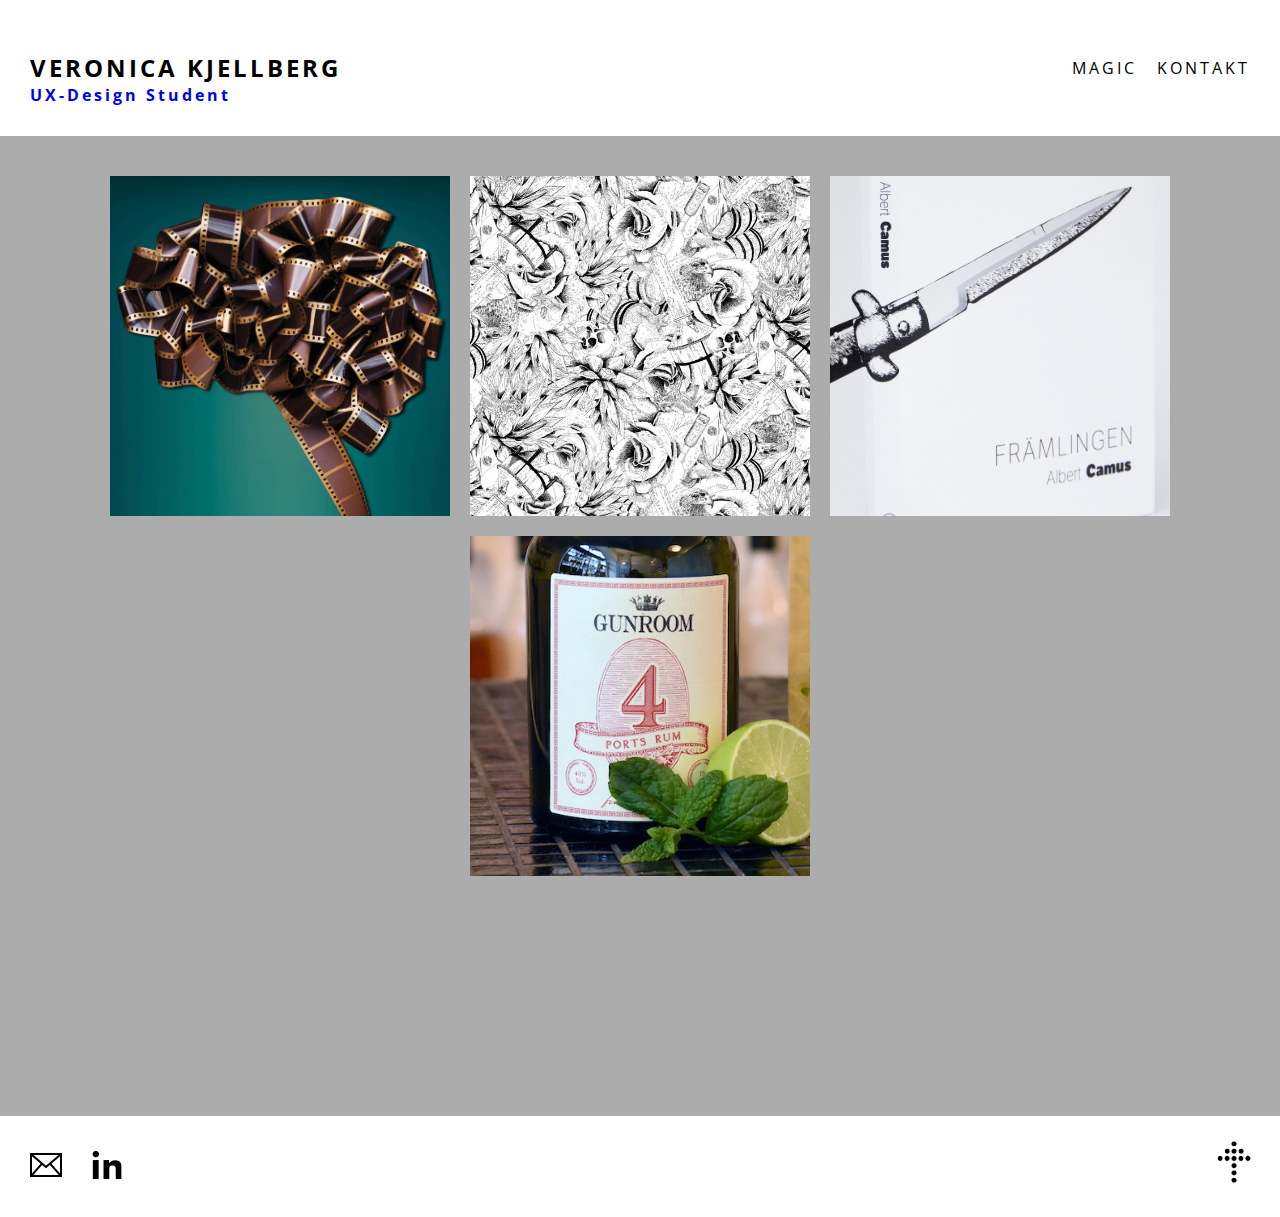
<file: index.html>
<!DOCTYPE html>
<html lang="sv">

<head>
    <meta charset="UTF-8">
    <title>Veronica Kjellberg</title>
    <link rel="preconnect" href="https://fonts.gstatic.com">
    <link href="https://fonts.googleapis.com/css2?family=Open+Sans&display=swap" rel="stylesheet">
    <link rel="stylesheet" href="styles/style.css">
    <meta name='viewport' content='width=device-width, initial-scale=1.0'>
    <meta name="description" content="Portfolio med blandade projekt.">
    <script src="scripts/javascript.js"></script>
    <link rel="apple-touch-icon" sizes="180x180" href="resources/favicon_io/apple-touch-icon.png">
    <link rel="icon" type="image/png" sizes="32x32" href="resources/favicon_io/favicon-32x32.png">
    <link rel="icon" type="image/png" sizes="16x16" href="resources/favicon_io/favicon-16x16.png">
    <link rel="manifest" href="resources/favicon_io/site.webmanifest">
</head>

<body>
    <header>
        <div class="headerDiv" id="headerdiv">
            <a href="index.html">
                <h2>VERONICA KJELLBERG</h2>
                <h4>UX-Design Student</h4>
            </a>
        </div>
        <nav>
            <a href="ommig.html">MAGIC</a>
            <a href="#contact">KONTAKT</a>
        </nav>
    </header>

    <!-- main content -->
    <main>
        <section class="main-container">
            <div class="main-item">
                <img class="image_" src="resources/images/SFV_kvadrat.jpg" alt="AFFISCH">
                <div class="image_overlay">
                    <div class="image_title"><a href="AFFISCH.html">AFFISCH</a></div>
                </div>
            </div>
            <div class="main-item">
                <img class="image_2" src="resources/images/viviana_pattern.jpg" alt="MÖNSTER">
                <div class="image_overlay2">
                    <div class="image_title"><a href="MÖNSTER.html">MÖNSTER & FÖRPACKNINGSDESIGN</a></div>
                </div>
            </div>
            <div class="main-item">
                <img class="image_3" src="resources/images/bok_kvadrat.jpg" alt="BOKOMSLAG">
                <div class="image_overlay3">
                    <div class="image_title"><a href="BOKOMSLAG.html">BOKOMSLAG</a></div>
                </div>
            </div>
            <div class="main-item">
                <img class="image_4" src="resources/images/gunroom.jpg" alt="ETIKETT">
                <div class="image_overlay4">
                    <div class="image_title"><a href="ETIKETT.html">ETIKETT</a></div>
                </div>
            </div>
        </section>
    </main>
    <!-- footer -->
    <footer>
        <div class="footer-content" id="contact">
            <a rel="noreferrer" href="mailto:kjellberg.veronica@gmail.com" target="_blank"><img src="resources/images/mail-3.png" alt="link"></a>
            <a rel="noreferrer" href="https://www.linkedin.com/in/veronicakjellberg" target="_blank"><img src="resources/images/linkedin.png" alt="link"></a>
        </div>
        <div class="footer-upp">
            <a href="#"><img src="resources/images/arrow_4.png" alt="arrow"></a>
        </div>
    </footer>
</body>

</html>
</file>
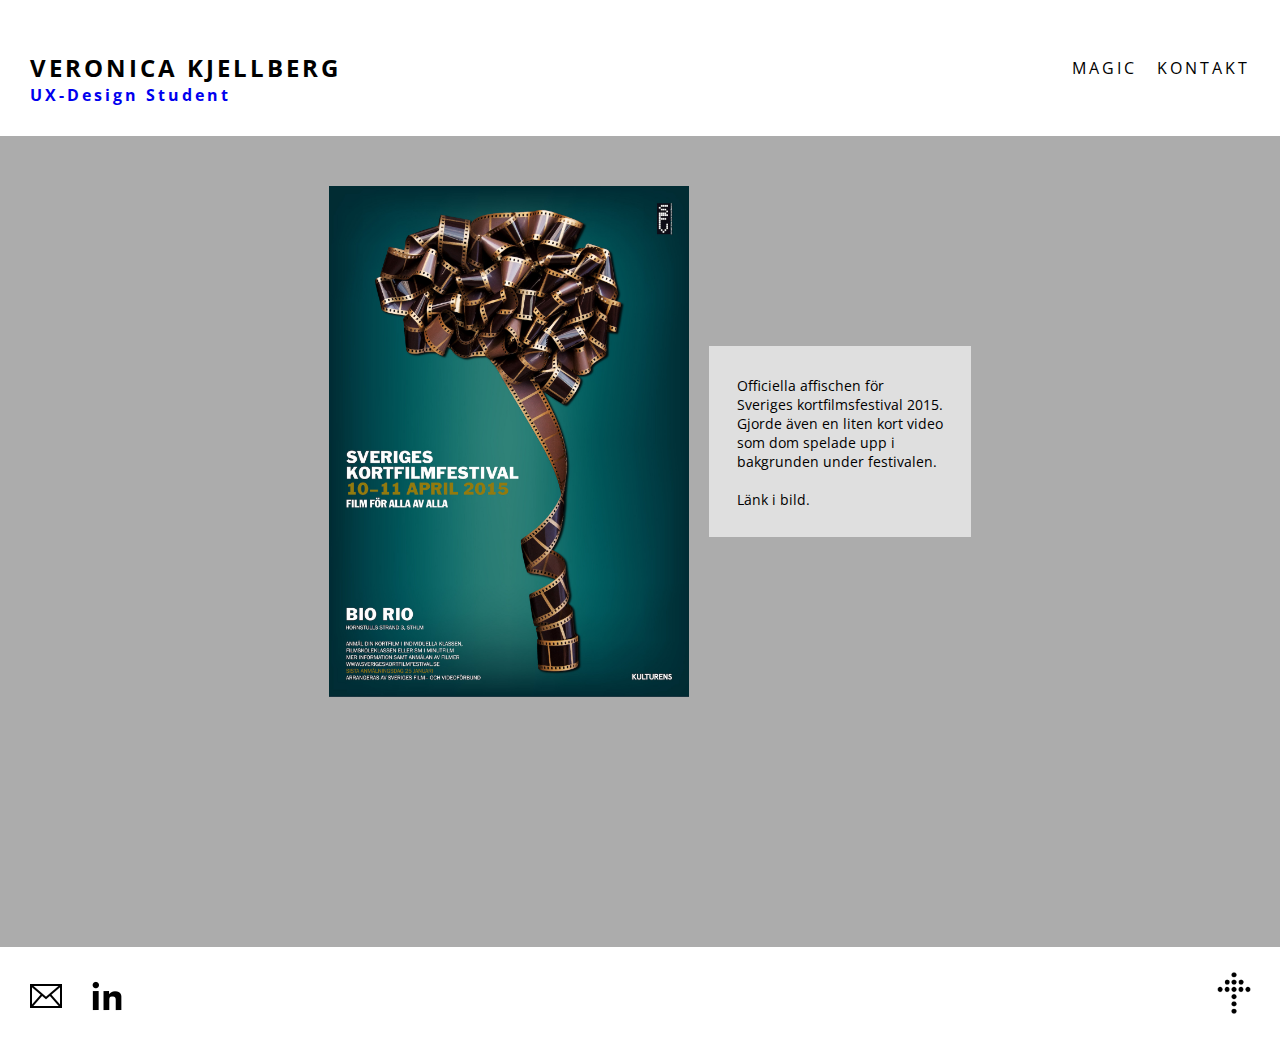
<file: AFFISCH.html>
<!DOCTYPE html>
<html lang="sv">

<head>
    <meta charset="UTF-8">
    <title>Veronica Kjellberg</title>
    <link rel="preconnect" href="https://fonts.gstatic.com">
    <link href="https://fonts.googleapis.com/css2?family=Open+Sans&display=swap" rel="stylesheet">
    <link rel="stylesheet" href="styles/style.css">
    <meta name='viewport' content='width=device-width,initial-scale=1.0'>
    <meta name="description" content="Affisch från Beckmans.">
    <script src="scripts/javascript.js"></script>
    <link rel="apple-touch-icon" sizes="180x180" href="resources/favicon_io/apple-touch-icon.png">
    <link rel="icon" type="image/png" sizes="32x32" href="resources/favicon_io/favicon-32x32.png">
    <link rel="icon" type="image/png" sizes="16x16" href="resources/favicon_io/favicon-16x16.png">
    <link rel="manifest" href="resources/favicon_io/site.webmanifest">
</head>

<body>
    <header>
        <div class="headerDiv" id="headerdiv">
            <a href="index.html">
                <h2>VERONICA KJELLBERG</h2>
                <h4>UX-Design Student</h4>
            </a>
        </div>
        <nav>
            <a href="ommig.html">MAGIC</a>
            <a href="#contact">KONTAKT</a>
        </nav>
    </header>

    <!-- main content -->
    <main>
        <section class="main-container" id="image_AFFISCH">
            <div class="main-item">
                <link rel="noreferrer" href="https://www.behance.net/gallery/25116919/Sveriges-Kortfilmfestival-2015" target="_blank"><img class="image_AFFISCH" alt="affisch" src="resources/images/Sveriges_kortfilmfestival.jpg">
            </div>
            <p>Officiella affischen för Sveriges kortfilmsfestival 2015. Gjorde även en liten kort video som dom spelade upp i bakgrunden under festivalen.
                <br>
                <br> Länk i bild.</p>
        </section>
    </main>
    <!-- footer -->
    <footer>
        <div class="footer-content" id="contact">
            <link rel="noreferrer" href="mailto:kjellberg.veronica@gmail.com" target="_blank"><img src="resources/images/mail-3.png" alt="link">
            <link rel="noreferrer" href="https://www.linkedin.com/in/veronicakjellberg" target="_blank"><img src="resources/images/linkedin.png" alt="link">
        </div>
        <div class="footer-upp">
            <a href="#"><img src="resources/images/arrow_4.png" alt="arrow"></a>
        </div>
    </footer>
</body>

</html>
</file>
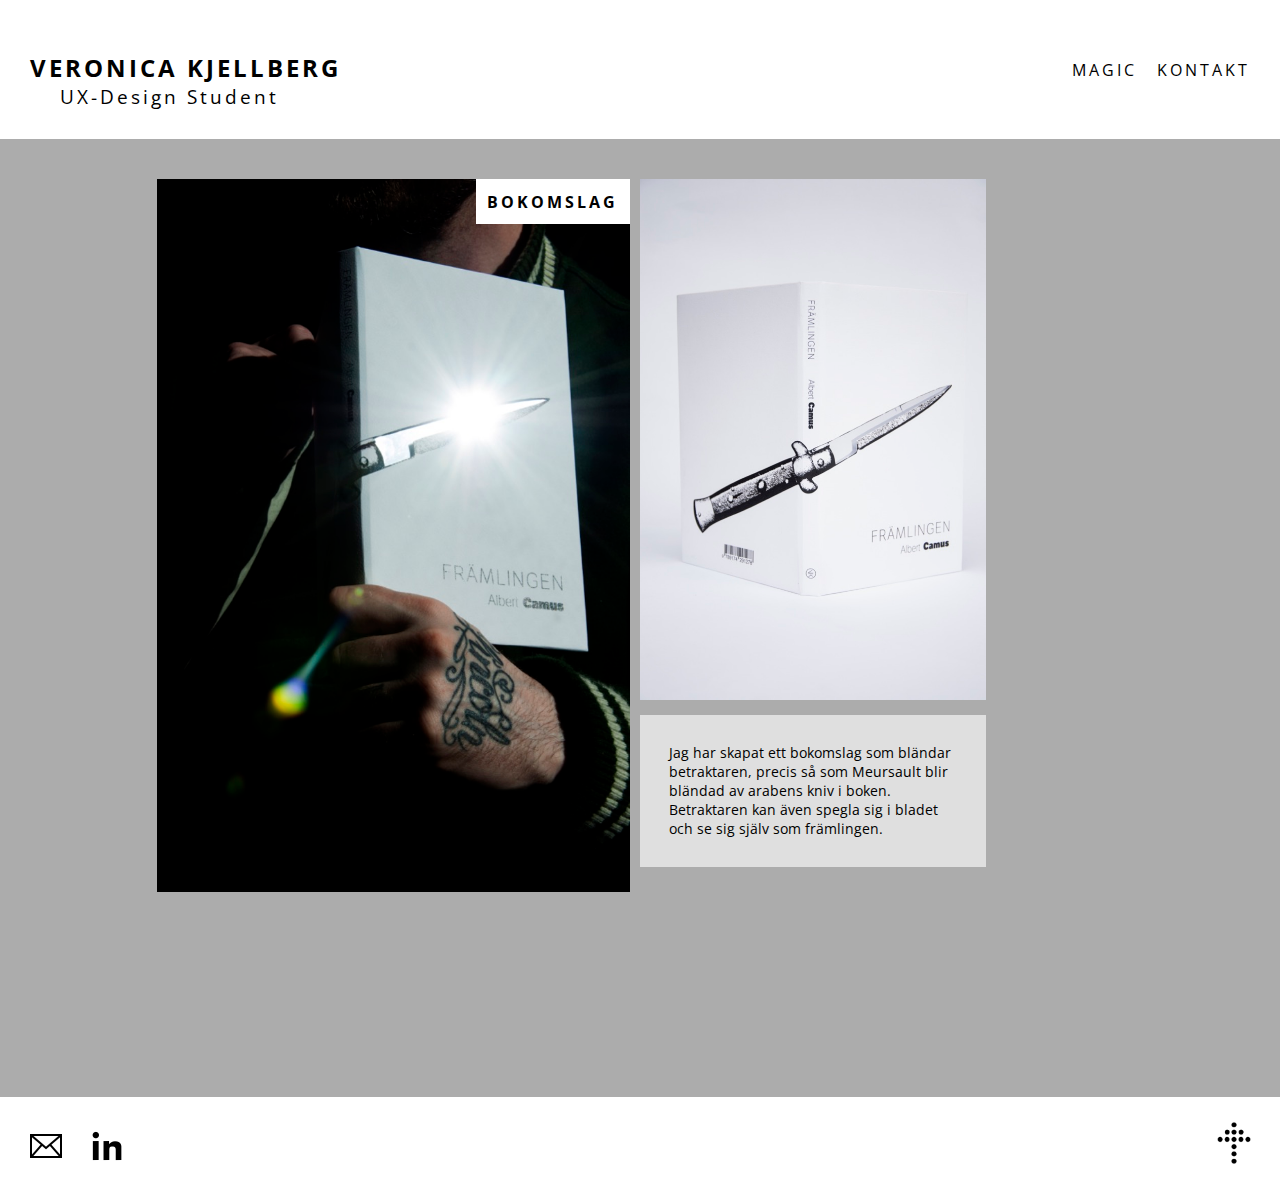
<file: BOKOMSLAG.html>
<!DOCTYPE html>
<html lang="sv">

<head>
    <meta charset="UTF-8">
    <title>Veronica Kjellberg</title>
    <link rel="preconnect" href="https://fonts.gstatic.com">
    <link href="https://fonts.googleapis.com/css2?family=Open+Sans&display=swap" rel="stylesheet">
    <link rel="stylesheet" href="styles/style.css">
    <meta name='viewport' content='width=device-width, initial-scale=1.0'>
    <meta name="description" content="Portfolio med blandade projekt.">
    <script src="scripts/javascript.js"></script>
    <link rel="apple-touch-icon" sizes="180x180" href="resources/favicon_io/apple-touch-icon.png">
    <link rel="icon" type="image/png" sizes="32x32" href="resources/favicon_io/favicon-32x32.png">
    <link rel="icon" type="image/png" sizes="16x16" href="resources/favicon_io/favicon-16x16.png">
    <link rel="manifest" href="resources/favicon_io/site.webmanifest">
</head>

<body>
    <header>
        <div class="headerDiv" id="headerdiv">
            <a href="index.html">
                <h2>VERONICA KJELLBERG</h2>
                <h3>UX-Design Student</h3>
            </a>
        </div>
        <nav>
            <a href="ommig.html">MAGIC</a>
            <a href="#contact">KONTAKT</a>
        </nav>
    </header>

        <!-- main content -->
        <main id="bokomslag">
            <section class="bokomslag">
                <img class="image_bokomslag" src="resources/images/bokomslag_camus.jpg" alt="bokomslag">
                <h1>BOKOMSLAG</h1>
            </section>
            <section class="bokomslag2">
                <p>Jag har skapat ett bokomslag som bländar betraktaren, precis så som Meursault blir bländad av arabens kniv i boken. Betraktaren kan även spegla sig i bladet och se sig själv som främlingen.</p>
                <img class="image_bokomslag_1" src="resources/images/bokomslag_camus_2.jpg" alt="bokomslag">
            </section>
        </main>
        <!-- footer -->
        <footer>
            <div class="footer-content" id="contact">
                <a rel="noreferrer" href="mailto:kjellberg.veronica@gmail.com" target="_blank"><img src="resources/images/mail-3.png" alt="link"></a>
                <a rel="noreferrer" href="https://www.linkedin.com/in/veronicakjellberg" target="_blank"><img src="resources/images/linkedin.png" alt="link"></a>
            </div>
            <div class="footer-upp">
                <a href="#"><img src="resources/images/arrow_4.png" alt="arrow"></a>
            </div>
        </footer>
    </div>
</body>

</html>
</file>
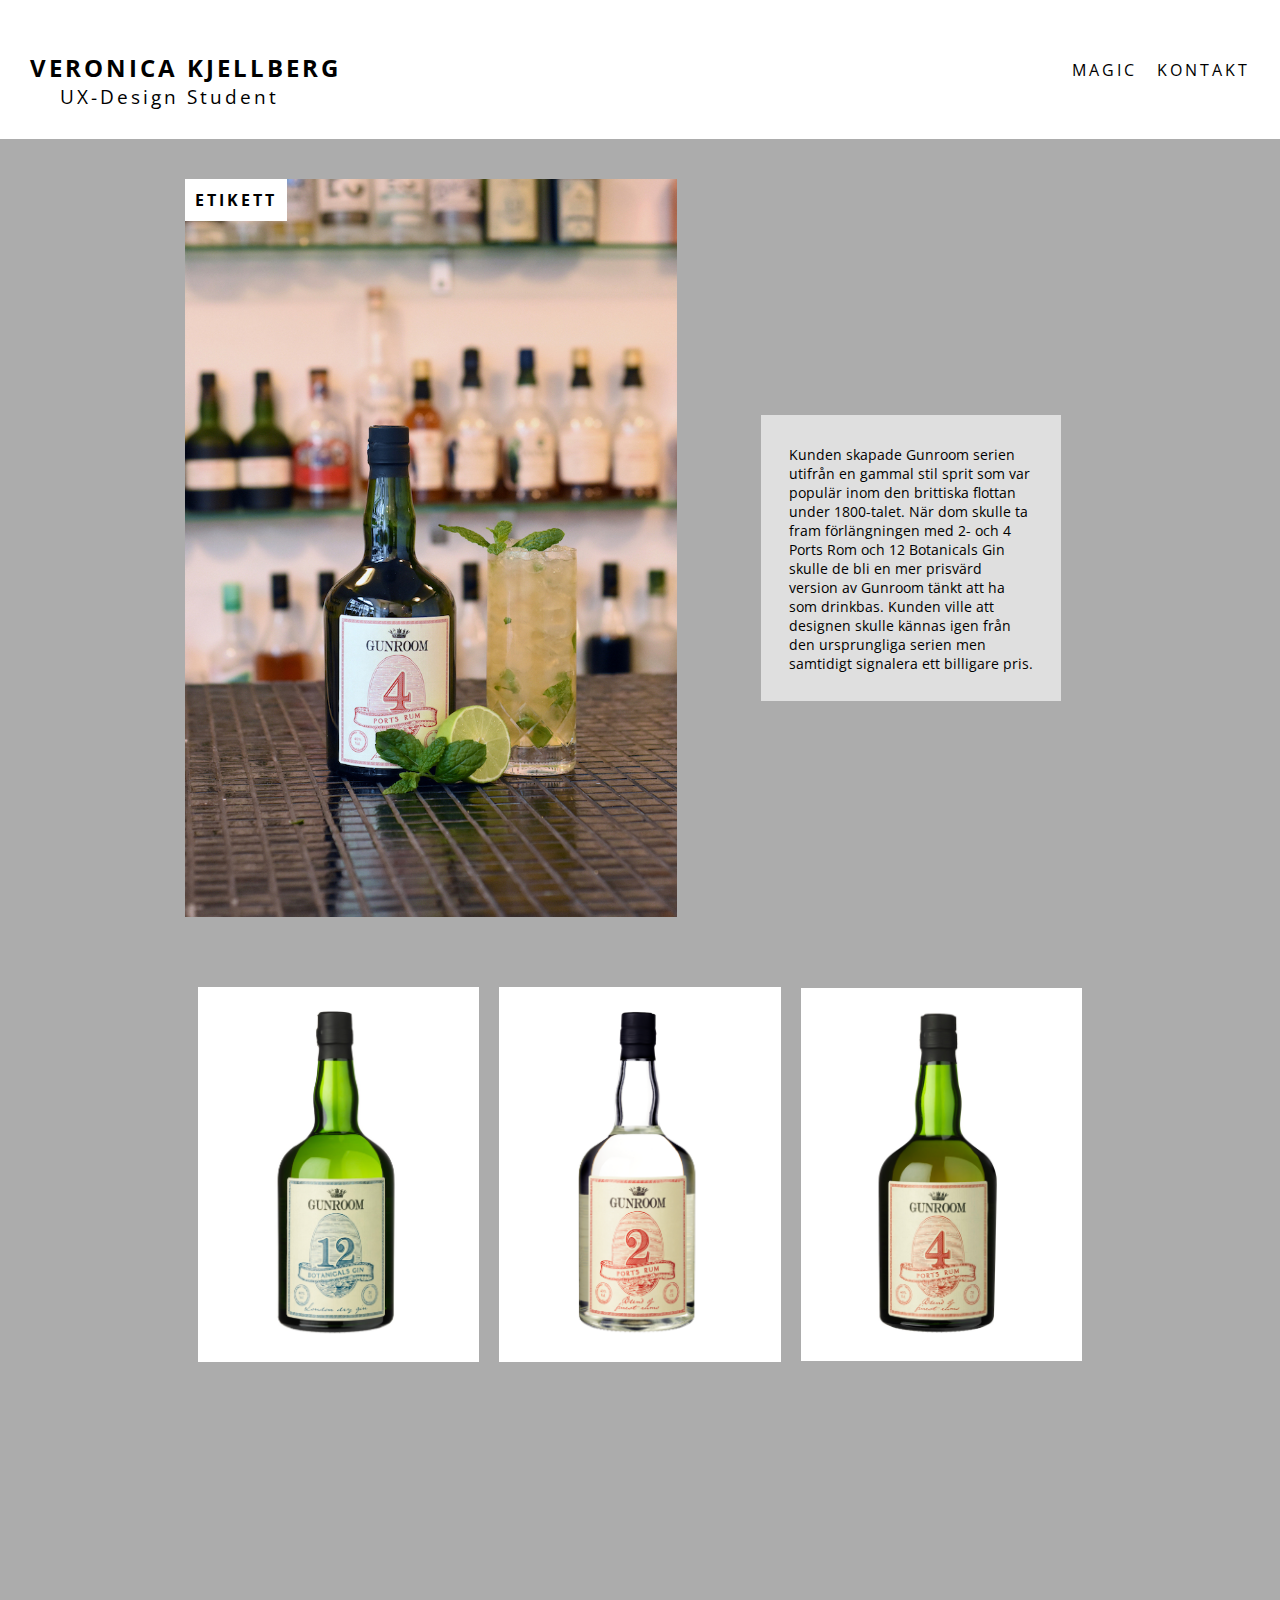
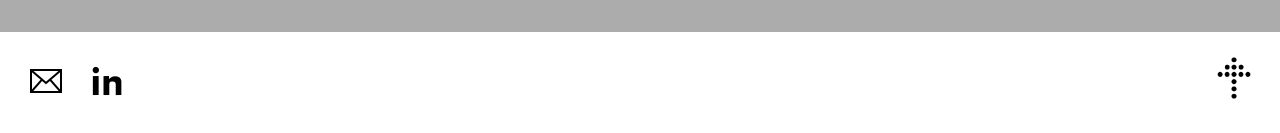
<file: ETIKETT.html>
<!DOCTYPE html>
<html lang="sv">

<head>
    <meta charset="UTF-8">
    <title>Veronica Kjellberg</title>
    <link rel="preconnect" href="https://fonts.gstatic.com">
    <link href="https://fonts.googleapis.com/css2?family=Open+Sans&display=swap" rel="stylesheet">
    <link rel="stylesheet" href="styles/style.css">
    <meta name='viewport' content='width=device-width, initial-scale=1.0'>
    <meta name="description" content="Portfolio med blandade projekt.">
    <script src="scripts/javascript.js"></script>
    <link rel="apple-touch-icon" sizes="180x180" href="resources/favicon_io/apple-touch-icon.png">
    <link rel="icon" type="image/png" sizes="32x32" href="resources/favicon_io/favicon-32x32.png">
    <link rel="icon" type="image/png" sizes="16x16" href="resources/favicon_io/favicon-16x16.png">
    <link rel="manifest" href="resources/favicon_io/site.webmanifest">
</head>

<body>
    <header>
        <div class="headerDiv" id="headerdiv">
            <a href="index.html">
                <h2>VERONICA KJELLBERG</h2>
                <h3>UX-Design Student</h3>
            </a>
        </div>
        <nav>
            <a href="ommig.html">MAGIC</a>
            <a href="#contact">KONTAKT</a>
        </nav>
    </header>

    <!-- main content -->
    <main id="Etikett">
        <section class="Etikett">
            <h1>ETIKETT</h1>
            <img class="image_etikett" src="resources/images/Old_Navy.JPG" alt="etikett" />
        </section>
        <section class="Etikett_">
            <p>Kunden skapade Gunroom serien utifrån en gammal stil sprit som var populär inom den brittiska flottan under 1800-talet. När dom skulle ta fram förlängningen med 2- och 4 Ports Rom och 12 Botanicals Gin skulle de bli en mer prisvärd version
                av Gunroom tänkt att ha som drinkbas. Kunden ville att designen skulle kännas igen från den ursprungliga serien men samtidigt signalera ett billigare pris.</p>
        </section>
        <section class="etikett_1">
            <img class="image_etikett_1" src="resources/images/170928_GunRoom12_300.jpg" alt="etikett" />
            <img class="image_etikett_2" src="resources/images/170928_GunRoom2_300.jpeg" alt="etikett" />
            <img class="image_etikett_3" src="resources/images/170928_GunRoom4_300.jpg" alt="etikett" />
        </section>
    </main>
    <!-- footer -->
    <footer>
        <div class="footer-content" id="contact">
            <a rel="noreferrer" href="mailto:kjellberg.veronica@gmail.com" target="_blank"><img src="resources/images/mail-3.png" alt="link"></a>
            <a rel="noreferrer" href="https://www.linkedin.com/in/veronicakjellberg" target="_blank"><img src="resources/images/linkedin.png" alt="link"></a>
        </div>
        <div class="footer-upp">
            <a href="#"><img src="resources/images/arrow_4.png" alt="arrow"></a>
        </div>
    </footer>
    </div>

</body>

</html>
</file>
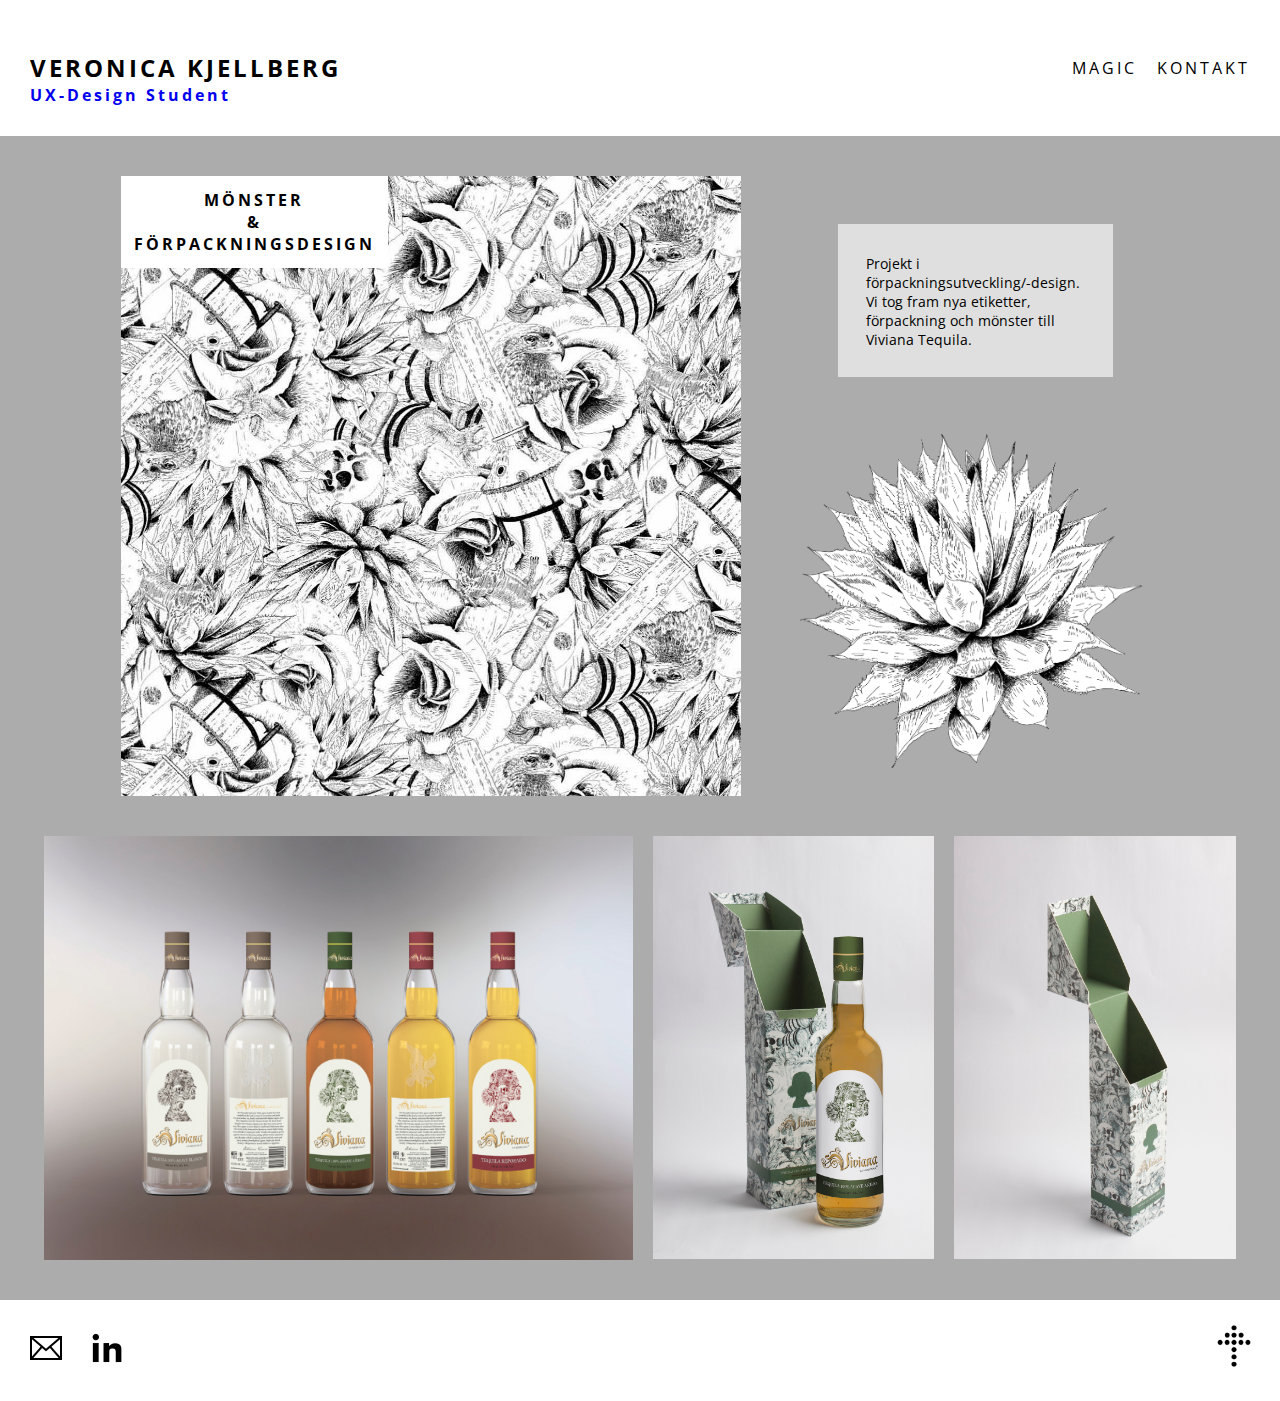
<file: MÖNSTER.html>
<!DOCTYPE html>
<html lang="sv">

<head>
    <meta charset="UTF-8">
    <title>Veronica Kjellberg</title>
    <link rel="preconnect" href="https://fonts.gstatic.com">
    <link href="https://fonts.googleapis.com/css2?family=Open+Sans&display=swap" rel="stylesheet">
    <link rel="stylesheet" href="styles/style.css">
    <meta name='viewport' content='width=device-width, initial-scale=1.0'>
    <meta name="description" content="Projekt från nackademin, förpackningsdesign">
    <script src="scripts/javascript.js"></script>
    <link rel="apple-touch-icon" sizes="180x180" href="resources/favicon_io/apple-touch-icon.png">
    <link rel="icon" type="image/png" sizes="32x32" href="resources/favicon_io/favicon-32x32.png">
    <link rel="icon" type="image/png" sizes="16x16" href="resources/favicon_io/favicon-16x16.png">
    <link rel="manifest" href="resources/favicon_io/site.webmanifest">
</head>

<body>
    <header>
        <div class="headerDiv" id="headerdiv">
            <a href="index.html">
                <h2>VERONICA KJELLBERG</h2>
                <h4>UX-Design Student</h4>
            </a>
        </div>
        <nav>
            <a href="ommig.html">MAGIC</a>
            <a href="#contact">KONTAKT</a>
        </nav>
    </header>


    <!-- main content -->
    <main id="Viviana">
        <section class="Viviana">
            <H1>MÖNSTER <br>& <br> FÖRPACKNINGSDESIGN</H1>
            <img class="image_pattern" src="resources/images/viviana_pattern.jpg" alt="pattern">
        </section>
        <section class="Viviana2">
            <p>Projekt i förpackningsutveckling/-design. Vi tog fram nya etiketter, förpackning och mönster till Viviana Tequila.</p>
            <img class="image_pattern_" src="resources/images/AGAVE.png" alt="Agave">
        </section>
        <section class="Viviana3">
            <img class="image_pattern_1" src="resources/images/viviana_3.jpg" alt="Viviana_3" />
            <img class="image_pattern_2" src="resources/images/viviana_box_bottle.jpg" alt="viviana_box_bottle" />
            <img class="image_pattern_3" src="resources/images/viviana_box.jpg" alt="Viviana_box" />
        </section>
    </main>
    <!-- footer -->
    <footer>
        <div class="footer-content " id="contact">
            <a rel="noreferrer" href="mailto: kjellberg.veronica@gmail.com " target="_blank "><img src="resources/images/mail-3.png " alt="mail"></a>
            <a rel="noreferrer" href="https://www.linkedin.com/in/veronicakjellberg " target="_blank "><img src="resources/images/linkedin.png " alt="linkedin"></a>
        </div>
        <div class="footer-upp ">
            <a href="# "><img src="resources/images/arrow_4.png " alt="arrow"></a>
        </div>
    </footer>
    </div>
</body>

</html>
</file>
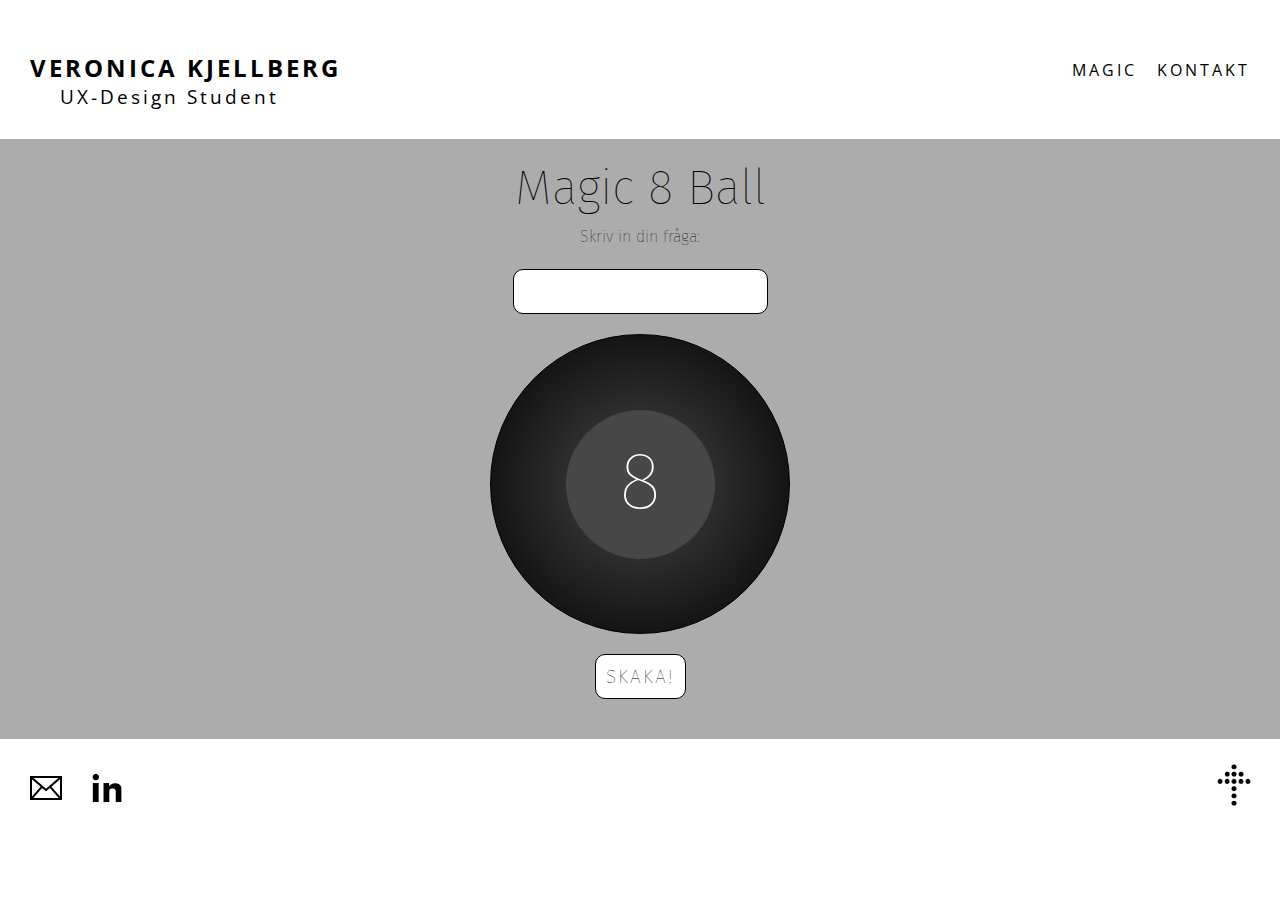
<file: ommig.html>
<!DOCTYPE html>
<html lang="sv">

<head>
    <meta charset="UTF-8">
    <title>Veronica Kjellberg</title>
    <link rel="preconnect" href="https://fonts.gstatic.com">
    <link href="https://fonts.googleapis.com/css2?family=Open+Sans&display=swap" rel="stylesheet">
    <link rel="preconnect" href="https://fonts.gstatic.com">
    <link href="https://fonts.googleapis.com/css2?family=Fira+Sans&display=swap" rel="stylesheet">
    <link rel="stylesheet" href="styles/style.css">
    <meta name='viewport' content='width=device-width, initial-scale=1.0'>
    <meta name="description" content="8 Ball.">
    <meta http-equiv="X-UA-Compatible" content="IE=edge">
    <script src="scripts/javascript.js" defer></script>
    <link rel="apple-touch-icon" sizes="180x180" href="resources/favicon_io/apple-touch-icon.png">
    <link rel="icon" type="image/png" sizes="32x32" href="resources/favicon_io/favicon-32x32.png">
    <link rel="icon" type="image/png" sizes="16x16" href="resources/favicon_io/favicon-16x16.png">
    <link rel="manifest" href="resources/favicon_io/site.webmanifest">
</head>

<body>
    <header>
        <div class="headerDiv" id="headerdiv">
            <a href="index.html">
                <h2>VERONICA KJELLBERG</h2>
                <h3>UX-Design Student</h3>
            </a>
        </div>
        <nav>
            <a href="ommig.html">MAGIC</a>
            <a href="#contact">KONTAKT</a>
        </nav>
    </header>

    <!-- main content -->
    <main>
        <div class="magic-ball">
            <h1>Magic 8 Ball</h1>
            <p>Skriv in din fråga:</p>
            <input type="text" id="input" />
            <div class="eight-ball">
                <div class="answer">
                    <p id="eight">8</p>
                    <p id="answer"></p>
                </div>
            </div>
            <button id="button"> SKAKA! </button>
        </div>
    </main>
    <!-- footer -->
    <footer>
        <div class="footer-content" id="contact">
            <a href="mailto:kjellberg.veronica@gmail.com" target="_blank"><img src="resources/images/mail-3.png" alt="link"></a>
            <a href="https://www.linkedin.com/in/veronicakjellberg" target="_blank" rel="noopener"><img src="resources/images/linkedin.png" alt="link"></a>
        </div>
        <div class="footer-upp">
            <a href="#"><img src="resources/images/arrow_4.png" alt="arrow"></a>
        </div>
    </footer>
</body>

</html>
</file>
<file: styles/style.css>
* {
    margin: 0;
    padding: 0;
    box-sizing: border-box;
    text-decoration: none;
}

.wrapper {
    display: flex;
    flex-flow: wrap;
}

.wrapper>* {
    padding: 0;
    margin: 0;
    flex: 1 100%;
}

Body {
    margin: 0;
    display: flex;
    flex-direction: column;
    flex-wrap: wrap;
}

Body a:hover {
    color: rgb(207, 207, 207);
}

Body a:hover>* {
    color: rgb(207, 207, 207);
}

header {
    display: flex;
    flex-flow: column;
    flex-direction: row;
    justify-content: space-between;
    padding: 10px;
    background-color: white;
    color: black;
}

.headerDiv {
    display: block;
    justify-content: flex-start;
    align-items: center;
    margin-left: 0px;
    padding: 20px;
    color: black;
    font-weight: normal;
    letter-spacing: 3px;
    font-family: 'Open Sans', sans-serif;
}

.headerDiv h2 {
    margin-top: 21px;
    color: black;
}

.headerDiv h3 {
    font-weight: normal;
    padding-left: 30px;
    letter-spacing: 3px;
    color: black;
    font-family: 'Open Sans', sans-serif;
}

nav {
    display: flex;
    flex-flow: row;
    justify-content: flex-end;
}

nav a {
    display: flex;
    width: fit-content;
    justify-content: center;
    flex-direction: column;
    height: 100%;
    margin-right: 20px;
    color: black;
    font-weight: normal;
    letter-spacing: 3px;
    font-family: 'Open Sans', sans-serif;
}

main {
    background-color: rgba(58, 57, 57, 0.418);
    display: flex;
    height: 100%;
}

section {
    display: flex;
    flex-wrap: wrap;
    justify-content: center;
    align-items: center;
    position: relative;
    margin: 30px 0;
    width: 100%;
    padding-bottom: 200px;
}

.main-item {
    display: flex;
    flex-direction: column;
}

.image_ {
    position: relative;
    width: 360px;
    height: 360px;
    color: black;
    padding: 10px;
}

.image_overlay {
    position: absolute;
    margin: 10px;
    width: 340px;
    height: 340px;
    color: black;
    background: rgba(255, 255, 255, 0.5);
    display: flex;
    align-items: center;
    justify-content: center;
    font-weight: normal;
    letter-spacing: 3px;
    font-family: 'Open Sans', sans-serif;
    opacity: 0;
    transition: 0.25s;
}

.image_overlay>* {
    transform: translateY(20px);
    transition: 0.25s;
    color: black;
}

.image_overlay:hover {
    opacity: 1;
    color: black;
}

.image_overlay:hover>* {
    transform: translateY(0);
    color: black;
}

.image_title {
    font-size: 2em;
    font-weight: bold;
    color: black;
}

.image_2 {
    position: relative;
    width: 360px;
    height: 360px;
    color: black;
    padding: 10px;
}

.image_overlay2 {
    position: absolute;
    margin: 10px;
    width: 340px;
    height: 340px;
    background: rgba(255, 255, 255, 0.5);
    color: #000000;
    display: flex;
    align-items: center;
    justify-content: center;
    text-align: center;
    font-weight: normal;
    letter-spacing: 3px;
    font-family: 'Open Sans', sans-serif;
    opacity: 0;
    transition: 0.25s;
}

.image_overlay2>* {
    transform: translateY(20px);
    transition: 0.25s;
}

.image_overlay2:hover {
    opacity: 1;
}

.image_overlay2:hover>* {
    transform: translateY(0);
}

.image_title a {
    letter-spacing: 1px;
    font-size: smaller;
    font-weight: normal;
    color: black;
}

.image_3 {
    width: 360px;
    height: 360px;
    padding: 10px;
}

.image_overlay3 {
    position: absolute;
    margin: 10px;
    width: 340px;
    height: 340px;
    background: rgba(255, 255, 255, 0.5);
    color: #000000;
    display: flex;
    align-items: center;
    justify-content: center;
    font-weight: normal;
    letter-spacing: 3px;
    font-family: 'Open Sans', sans-serif;
    opacity: 0;
    transition: 0.25s;
}

.image_overlay3>* {
    transform: translateY(20px);
    transition: 0.25s;
}

.image_overlay3:hover {
    opacity: 1;
}

.image_overlay3:hover>* {
    transform: translateY(0);
}

.image_4 {
    width: 360px;
    height: 360px;
    padding: 10px;
}

.image_overlay4 {
    position: absolute;
    margin: 10px;
    width: 340px;
    height: 340px;
    background: rgba(255, 255, 255, 0.5);
    color: #000000;
    display: flex;
    align-items: center;
    justify-content: center;
    font-weight: normal;
    letter-spacing: 3px;
    font-family: 'Open Sans', sans-serif;
    opacity: 0;
    transition: 0.25s;
}

.image_overlay4>* {
    transform: translateY(20px);
    transition: 0.25s;
}

.image_overlay4:hover {
    opacity: 1;
}

.image_overlay4:hover>* {
    transform: translateY(0);
}

.image_title {
    font-size: 2em;
    font-weight: bold;
}

.image_AFFISCH {
    display: flex;
    flex-wrap: wrap;
    justify-content: flex-start;
    align-items: center;
    max-width: 400px;
    padding: 20px;
}

#image_AFFISCH p {
    width: 262px;
    background-color: rgba(255, 255, 255, 0.61);
    font-family: 'Open Sans', sans-serif;
    font-size: 14px;
    padding: 28px;
    padding-top: 30px;
}

#Viviana {
    width: 100%;
    display: flex;
    flex-flow: wrap;
    flex-direction: row;
    justify-content: center;
}

.Viviana {
    width: 50%;
    display: flex;
    flex-flow: wrap;
    align-items: flex-start;
    justify-content: flex-start;
    flex-direction: row;
    padding: 10px;
    margin-left: 30px;
}

.Viviana2 {
    display: flex;
    flex-direction: row;
    justify-content: center;
    flex-wrap: wrap;
    align-items: center;
    padding: 10px;
    width: 35%;
}

#Viviana h1 {
    position: absolute;
    color: rgb(0, 0, 0);
    background: white;
    display: flex;
    flex-wrap: wrap;
    align-items: center;
    justify-content: center;
    padding: 2%;
    text-align: center;
    font-size: 100%;
    font-weight: 3px;
    letter-spacing: 3px;
    font-family: 'Open Sans', sans-serif;
}

#Viviana p {
    width: 275px;
    background-color: rgba(255, 255, 255, 0.61);
    font-family: 'Open Sans', sans-serif;
    font-size: 14px;
    padding: 28px;
    padding-top: 30px;
    margin-top: 20px;
}

.image_pattern {
    display: flex;
    flex-direction: column;
    flex-flow: wrap;
    width: 100%;
    margin-right: 2%;
}

.image_pattern_ {
    display: flex;
    flex-direction: column;
    flex-flow: wrap;
    width: 80%;
    margin-right: 2%;
}

.Viviana3 {
    display: flex;
    flex-direction: row;
    flex-wrap: wrap;
    align-items: center;
    margin: 0;
    width: 100%;
    padding-bottom: 0;
}

.image_pattern_1 {
    display: flex;
    margin-right: 20px;
    width: 46%;
    padding-bottom: 40px;
}

.image_pattern_2 {
    width: 22%;
    margin-right: 20px;
    display: flex;
    padding-bottom: 40px;
}

.image_pattern_3 {
    width: 22%;
    display: flex;
    padding-bottom: 40px;
}

#bokomslag {
    width: 100%;
    display: flex;
    flex-flow: wrap;
    flex-direction: row;
    justify-content: center;
}

.bokomslag {
    width: 45%;
    display: flex;
    flex-flow: wrap;
    align-items: flex-start;
    justify-content: flex-end;
    flex-direction: row;
    padding: 10px;
    padding-left: 40px;
}

.bokomslag2 {
    display: flex;
    flex-direction: column-reverse;
    justify-content: center;
    flex-wrap: wrap;
    align-items: flex-start;
    width: 45%;
}

.image_bokomslag {
    display: flex;
    flex-wrap: wrap;
    width: 90%;
    margin-left: 20px;
}

.image_bokomslag_1 {
    display: flex;
    flex-wrap: wrap;
    flex-flow: row;
    justify-content: flex-start;
    align-items: flex-start;
    width: 60%;
    padding-top: 10px;
}

#bokomslag p {
    width: 60%;
    background-color: rgba(255, 255, 255, 0.61);
    font-family: 'Open Sans', sans-serif;
    font-size: 14px;
    padding: 5%;
    margin-top: 15px;
}

#bokomslag h1 {
    position: absolute;
    color: rgb(0, 0, 0);
    background: white;
    display: flex;
    flex-wrap: wrap;
    align-items: center;
    justify-content: center;
    padding: 2%;
    text-align: center;
    font-size: 100%;
    font-weight: 3px;
    letter-spacing: 3px;
    font-family: 'Open Sans', sans-serif;
    margin-left: 0;
}

#Etikett {
    width: 100%;
    display: flex;
    flex-flow: wrap;
    flex-direction: row;
    justify-content: center;
}

.Etikett {
    width: 40%;
    display: flex;
    flex-flow: wrap;
    align-items: flex-start;
    justify-content: flex-start;
    flex-direction: row;
    padding: 10px;
    margin-left: 30px;
}

.Etikett_ {
    display: flex;
    flex-direction: row;
    justify-content: center;
    flex-wrap: wrap;
    align-items: center;
    padding: 10px;
    width: 35%;
}

#Etikett h1 {
    position: absolute;
    color: rgb(0, 0, 0);
    background: white;
    display: flex;
    flex-wrap: wrap;
    align-items: center;
    justify-content: center;
    padding: 2%;
    text-align: center;
    font-size: 100%;
    font-weight: 3px;
    letter-spacing: 3px;
    font-family: 'Open Sans', sans-serif;
}

#Etikett p {
    display: flex;
    flex-direction: column;
    width: 300px;
    background-color: rgba(255, 255, 255, 0.61);
    font-family: 'Open Sans', sans-serif;
    font-size: 14px;
    padding: 28px;
    padding-top: 30px;
    margin-top: 20px;
}

.image_etikett {
    display: flex;
    flex-direction: column;
    flex-flow: wrap;
    width: 100%;
    margin-right: 2%;
}

.image_etikett_1 {
    display: flex;
    flex-direction: column;
    flex-flow: wrap;
    width: 80%;
    margin-right: 2%;
}

.Etikett_1 {
    display: flex;
    flex-direction: row;
    flex-wrap: wrap;
    align-items: center;
    margin: 0;
    width: 100%;
    padding-bottom: 0;
}

.image_etikett_1 {
    width: 22%;
    margin-right: 20px;
    display: flex;
    padding-bottom: 40px;
}

.image_etikett_2 {
    width: 22%;
    margin-right: 20px;
    display: flex;
    padding-bottom: 40px;
}

.image_etikett_3 {
    width: 22%;
    display: flex;
    padding-bottom: 40px;
}

footer {
    display: flex;
    flex-direction: row;
    justify-content: space-between;
    align-items: center;
    padding: 10px;
    background-color: white;
    width: 100%;
}

footer #contact a:hover {
    color: rgb(207, 207, 207);
}

.footer-content img {
    margin-left: 15px;
    margin-top: 15px;
    margin-bottom: 15px;
    display: inline-flex;
    width: 42px;
    padding: 5px;
}

.footer-upp img {
    width: 42px;
    margin-top: 15px;
    margin-right: 15px;
    margin-bottom: 20px;
}

.magic-ball {
    width: 100%;
    display: flex;
    flex-flow: column;
    justify-content: center;
    align-content: center;
    align-items: center;
    height: 600px;
    font-family: 'Fira Sans', sans-serif;
    font-weight: 100;
    text-align: center;
}

.magic-ball h1 {
    font-weight: 100;
    font-size: 3em;
}

.magic-ball p {
    margin: 3px;
    margin-top: 10px;
}

div.eight-ball {
    background: radial-gradient( rgb(70, 70, 70), black);
    border: 1px solid black;
    border-radius: 50%;
    width: 300px;
    height: 300px;
    margin: 0 auto;
}

div.answer {
    background-color: rgb(71, 71, 71);
    border: 1px solid rgb(71, 71, 71);
    border-radius: 50%;
    width: 50%;
    height: 50%;
    margin: 25% auto;
}

p#eight {
    font-size: 5em;
    margin: 15% auto;
    color: white;
}

p#answer {
    padding: 25px;
    color: rgb(173, 230, 197);
    letter-spacing: 2px;
}

button {
    margin: 20px;
    padding: 10px;
    display: inline-flex;
    justify-content: center;
    align-content: center;
    border: 1px solid black;
    background: white;
    border-radius: 10px;
    cursor: pointer;
    font-size: 1.2em;
    font-family: 'Fira Sans', sans-serif;
    font-weight: 100;
    letter-spacing: 2px;
    transition: .5s font-size;
}

input {
    margin: 20px;
    padding: 10px;
    display: inline-flex;
    justify-content: center;
    align-content: center;
    border: 1px solid black;
    background: white;
    border-radius: 10px;
    cursor: text;
    font-size: 1.2em;
    font-family: 'Fira Sans', sans-serif;
    font-weight: 100;
    letter-spacing: 2px;
    transition: .5s font-size;
}


/*MobileStyles*/

@media only screen and (max-width: 570px) {
    header {
        flex-flow: column;
        align-items: center;
    }
    .headerDiv {
        flex-flow: column;
        align-items: center;
        width: 100%;
        padding: 5px;
        padding-bottom: 20px;
    }
    .headerDiv h2 {
        flex-flow: column;
        align-items: center;
        width: 100%;
        text-align: center;
        padding: 5px;
        font-size: x-large;
    }
    .headerDiv h3 {
        flex-flow: column;
        align-items: center;
        width: 100%;
        text-align: center;
        padding: 0;
    }
    nav {
        flex-flow: column;
        align-items: center;
    }
    nav a {
        flex-flow: column;
        align-items: center;
        padding-top: 10px;
        padding-bottom: 10px;
        margin: 0;
    }
    .main-item {
        display: flex;
        flex-direction: column;
        align-items: center;
    }
    .image_AFFISCH {
        width: 80%;
    }
    .image_pattern {
        display: flex;
        flex-direction: column;
        flex-flow: wrap;
        width: 65%;
        margin-right: 0;
    }
    .image_pattern_1 {
        display: flex;
        width: 80%;
        margin-right: 0;
        padding-bottom: 10px;
    }
    .image_pattern_2 {
        flex-flow: column;
        width: 40%;
        padding-bottom: 30px;
        display: flex;
        margin-left: 0;
        margin-right: 2px;
    }
    .image_pattern_3 {
        flex-flow: column;
        width: 40%;
        display: flex;
        padding-bottom: 30px;
    }
    #Viviana h1 {
        font-size: 60%;
    }
    #Viviana p {
        width: 275px;
        background-color: rgba(255, 255, 255, 0.61);
        font-family: 'Open Sans', sans-serif;
        font-size: 14px;
        padding: 28px;
        padding-top: 30px;
        margin-top: 0;
    }
    .Viviana {
        width: 100%;
        display: flex;
        flex-flow: wrap;
        align-items: center;
        justify-content: center;
        flex-direction: column;
        padding: 5px;
        margin: 0;
        margin-top: 30px;
    }
    .Viviana2 {
        display: flex;
        flex-direction: column;
        justify-content: center;
        flex-wrap: wrap;
        align-items: center;
        padding: 10px;
        width: 100%;
        margin: 0;
    }
    #Viviana p {
        width: 100%;
        background-color: rgba(255, 255, 255, 0.61);
        font-family: 'Open Sans', sans-serif;
        font-size: 14px;
        padding: 28px;
        padding-top: 30px;
        margin-top: 20px;
    }
    .image_pattern_ {
        margin-top: 10px;
        display: flex;
        flex-direction: column;
        flex-flow: wrap;
        width: 50%;
        padding: 15px;
    }
    #bokomslag {
        width: 100%;
        display: flex;
        flex-flow: wrap;
        flex-direction: column;
        justify-content: center;
    }
    .bokomslag {
        width: 100%;
        display: flex;
        flex-flow: wrap;
        align-items: center;
        align-content: center;
        justify-content: flex-start;
        flex-direction: column;
        padding: 0;
        margin: 0;
        margin-top: 30px;
    }
    .bokomslag2 {
        display: flex;
        position: relative;
        flex-direction: row;
        justify-content: center;
        flex-wrap: wrap;
        align-items: center;
        padding: 0;
        width: 100%;
        margin: 0;
    }
    #bokomslag p {
        width: 90%;
        background-color: rgba(255, 255, 255, 0.61);
        font-family: 'Open Sans', sans-serif;
        font-size: 14px;
        padding: 15px;
        margin-bottom: 10px;
    }
    .image_bokomslag {
        display: flex;
        flex-direction: column;
        flex-flow: wrap;
        width: 80%;
        padding: 0;
        margin-left: 0;
    }
    .image_bokomslag_1 {
        display: flex;
        flex-wrap: wrap;
        flex-flow: row;
        justify-content: space-between;
        align-items: center;
        width: 43%;
        padding-top: 0%;
        padding-bottom: 40px;
    }
    #bokomslag h1 {
        margin-top: 0;
    }
    .Etikett {
        width: 80%;
        display: flex;
        flex-flow: wrap;
        align-items: flex-start;
        justify-content: flex-start;
        flex-direction: row;
        padding: 10px;
        margin-left: 0;
        margin-top: 30px;
        margin-bottom: 0;
    }
    .Etikett_ {
        display: flex;
        flex-direction: row;
        width: 80%;
        margin-top: 0;
    }
    .etikett_1 {
        margin: 0;
        padding-bottom: 30px;
    }
}
</file>
